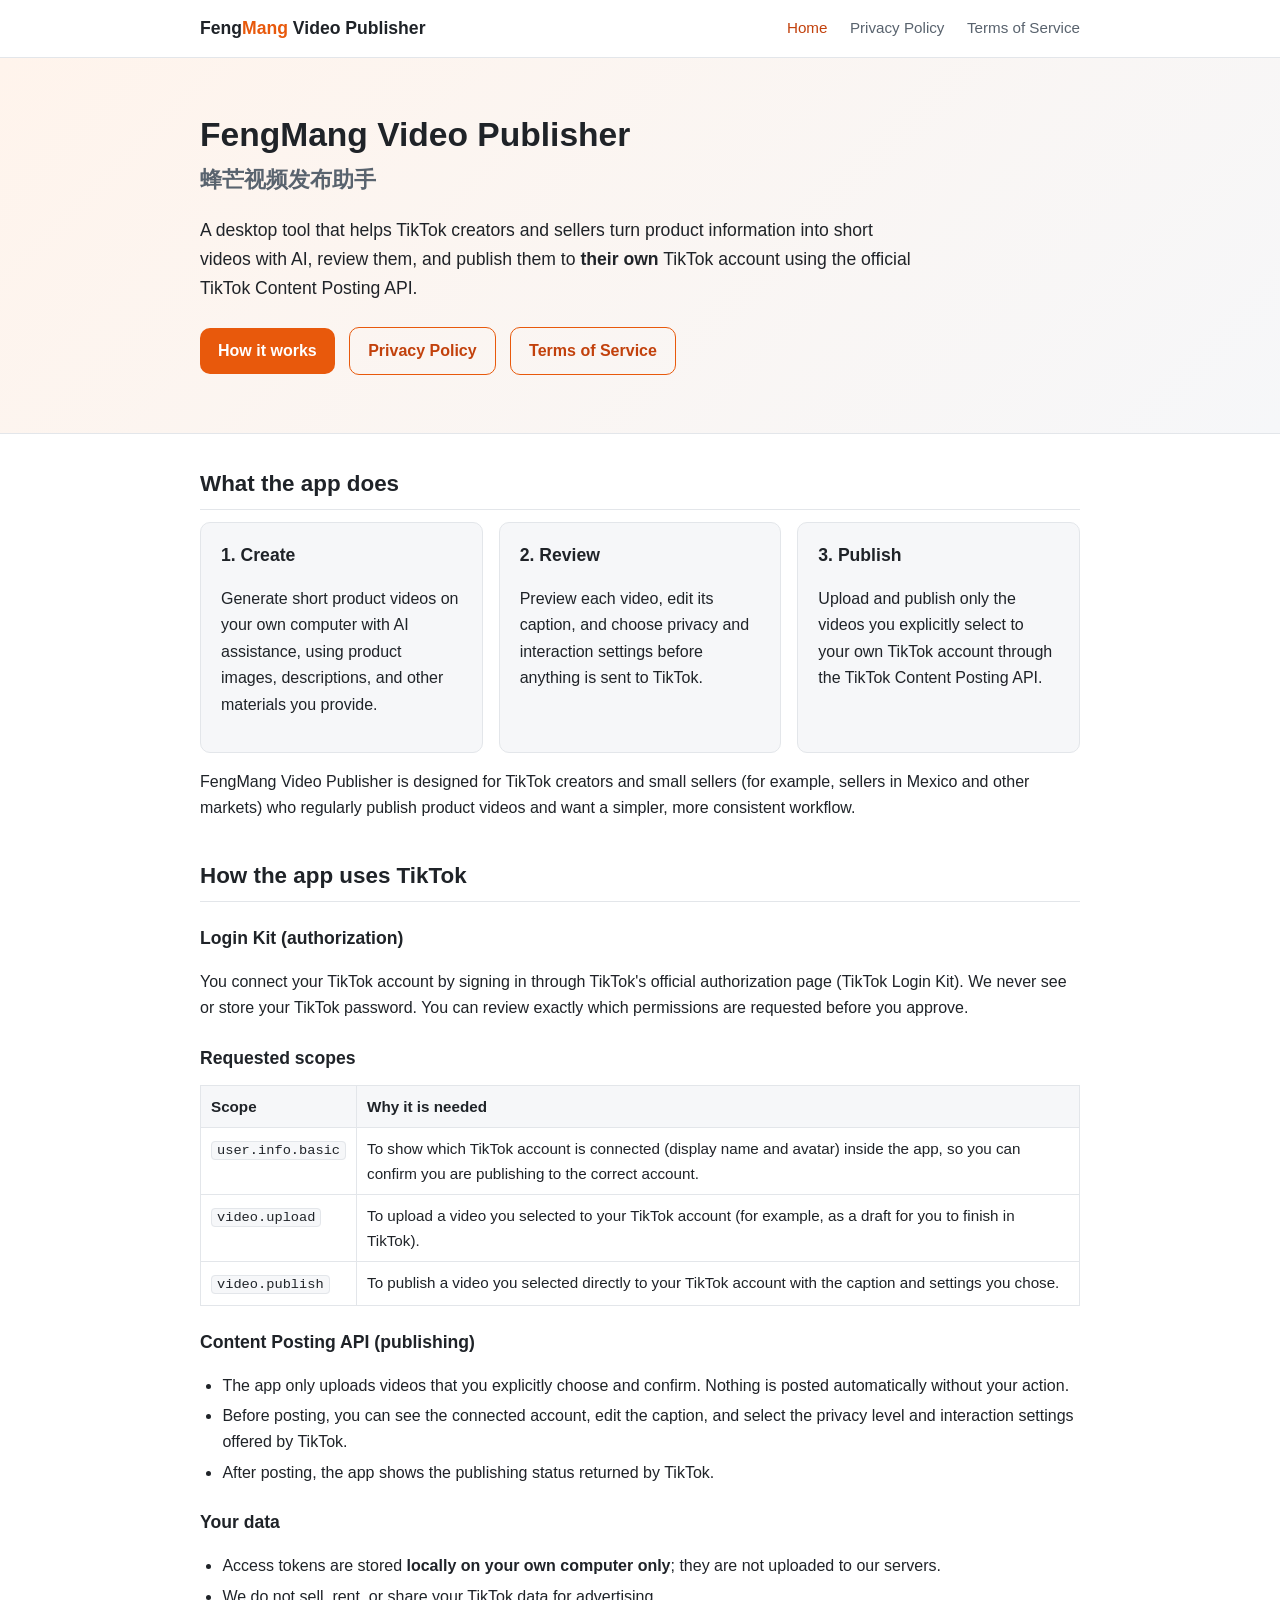
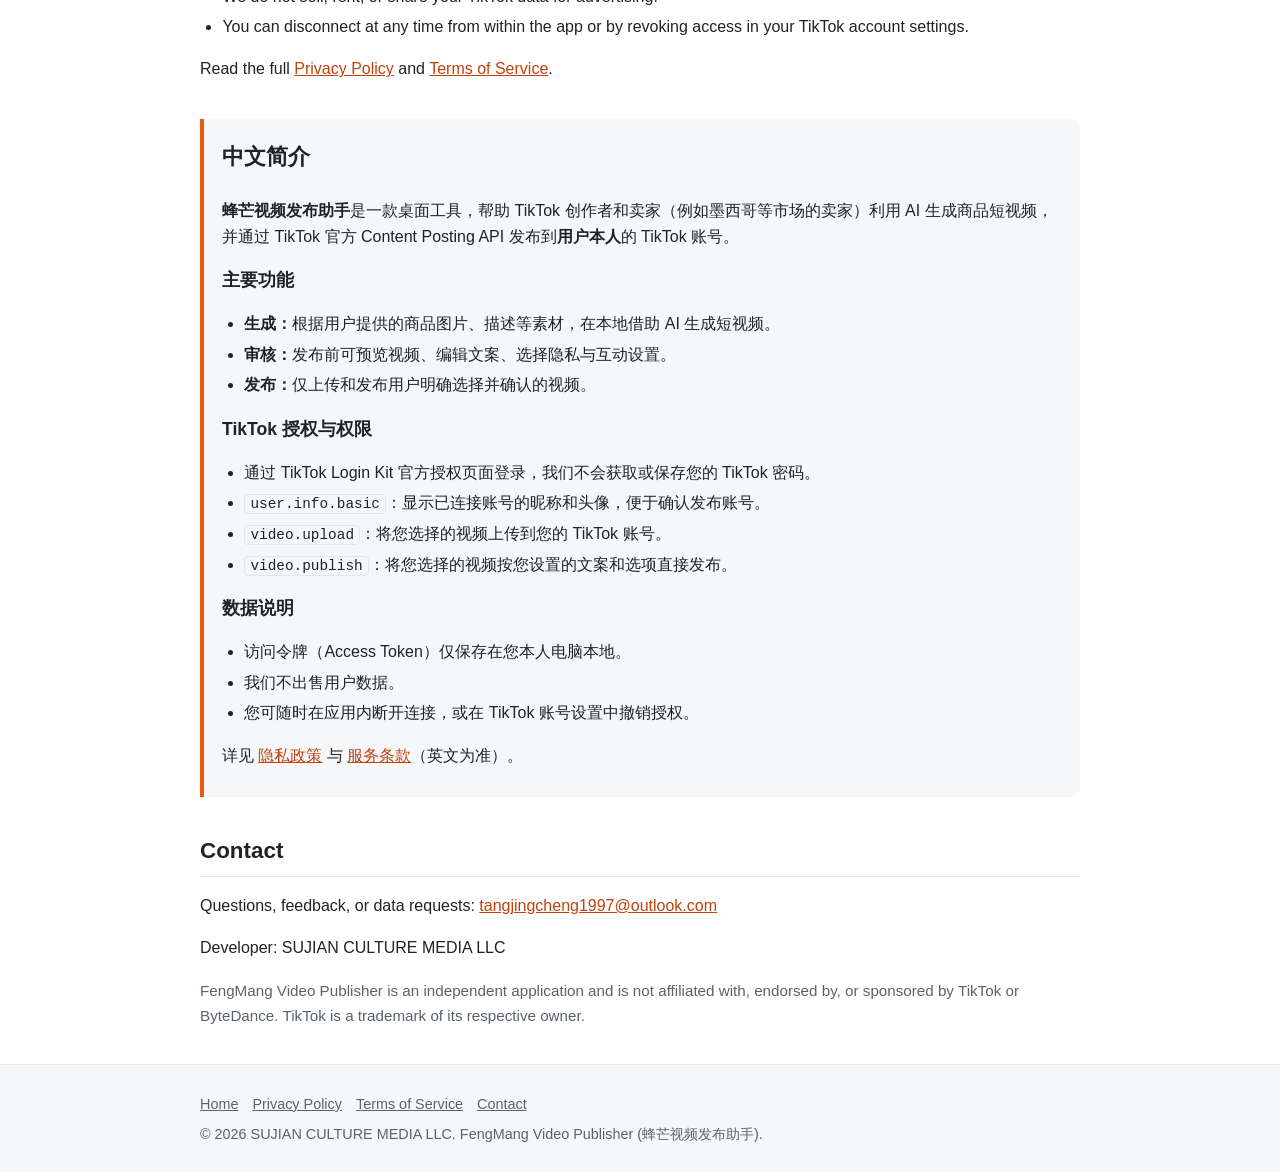
<file: index.html>
<!DOCTYPE html>
<html lang="en">
<head>
  <meta charset="utf-8">
  <meta name="viewport" content="width=device-width, initial-scale=1">
  <title>FengMang Video Publisher | 蜂芒视频发布助手</title>
  <meta name="description" content="FengMang Video Publisher (蜂芒视频发布助手) is a desktop tool that helps its user create short product videos with AI and publish them to their own TikTok account using the TikTok Content Posting API.">
  <link rel="stylesheet" href="style.css">
</head>
<body>
  <header class="site-header">
    <div class="container">
      <a class="brand" href="index.html">Feng<span>Mang</span> Video Publisher</a>
      <nav class="site-nav" aria-label="Main navigation">
        <a href="index.html" aria-current="page">Home</a>
        <a href="privacy.html">Privacy Policy</a>
        <a href="terms.html">Terms of Service</a>
      </nav>
    </div>
  </header>

  <div class="hero">
    <div class="container">
      <h1>FengMang Video Publisher</h1>
      <p class="zh-title" lang="zh-CN">蜂芒视频发布助手</p>
      <p class="lead">A desktop tool that helps TikTok creators and sellers turn product information into short videos with AI, review them, and publish them to <strong>their own</strong> TikTok account using the official TikTok Content Posting API.</p>
      <a class="btn" href="#how-it-works">How it works</a>
      <a class="btn secondary" href="privacy.html">Privacy Policy</a>
      <a class="btn secondary" href="terms.html">Terms of Service</a>
    </div>
  </div>

  <main class="container">
    <section id="about">
      <h2>What the app does</h2>
      <div class="grid">
        <div class="card">
          <h3>1. Create</h3>
          <p>Generate short product videos on your own computer with AI assistance, using product images, descriptions, and other materials you provide.</p>
        </div>
        <div class="card">
          <h3>2. Review</h3>
          <p>Preview each video, edit its caption, and choose privacy and interaction settings before anything is sent to TikTok.</p>
        </div>
        <div class="card">
          <h3>3. Publish</h3>
          <p>Upload and publish only the videos you explicitly select to your own TikTok account through the TikTok Content Posting API.</p>
        </div>
      </div>
      <p>FengMang Video Publisher is designed for TikTok creators and small sellers (for example, sellers in Mexico and other markets) who regularly publish product videos and want a simpler, more consistent workflow.</p>
    </section>

    <section id="how-it-works">
      <h2>How the app uses TikTok</h2>
      <h3>Login Kit (authorization)</h3>
      <p>You connect your TikTok account by signing in through TikTok's official authorization page (TikTok Login Kit). We never see or store your TikTok password. You can review exactly which permissions are requested before you approve.</p>

      <h3>Requested scopes</h3>
      <table>
        <thead>
          <tr><th>Scope</th><th>Why it is needed</th></tr>
        </thead>
        <tbody>
          <tr><td><code>user.info.basic</code></td><td>To show which TikTok account is connected (display name and avatar) inside the app, so you can confirm you are publishing to the correct account.</td></tr>
          <tr><td><code>video.upload</code></td><td>To upload a video you selected to your TikTok account (for example, as a draft for you to finish in TikTok).</td></tr>
          <tr><td><code>video.publish</code></td><td>To publish a video you selected directly to your TikTok account with the caption and settings you chose.</td></tr>
        </tbody>
      </table>

      <h3>Content Posting API (publishing)</h3>
      <ul>
        <li>The app only uploads videos that you explicitly choose and confirm. Nothing is posted automatically without your action.</li>
        <li>Before posting, you can see the connected account, edit the caption, and select the privacy level and interaction settings offered by TikTok.</li>
        <li>After posting, the app shows the publishing status returned by TikTok.</li>
      </ul>

      <h3>Your data</h3>
      <ul>
        <li>Access tokens are stored <strong>locally on your own computer only</strong>; they are not uploaded to our servers.</li>
        <li>We do not sell, rent, or share your TikTok data for advertising.</li>
        <li>You can disconnect at any time from within the app or by revoking access in your TikTok account settings.</li>
      </ul>
      <p>Read the full <a href="privacy.html">Privacy Policy</a> and <a href="terms.html">Terms of Service</a>.</p>
    </section>

    <section id="zh" lang="zh-CN">
      <div class="zh">
        <h2>中文简介</h2>
        <p><strong>蜂芒视频发布助手</strong>是一款桌面工具，帮助 TikTok 创作者和卖家（例如墨西哥等市场的卖家）利用 AI 生成商品短视频，并通过 TikTok 官方 Content Posting API 发布到<strong>用户本人</strong>的 TikTok 账号。</p>
        <h3>主要功能</h3>
        <ul>
          <li><strong>生成：</strong>根据用户提供的商品图片、描述等素材，在本地借助 AI 生成短视频。</li>
          <li><strong>审核：</strong>发布前可预览视频、编辑文案、选择隐私与互动设置。</li>
          <li><strong>发布：</strong>仅上传和发布用户明确选择并确认的视频。</li>
        </ul>
        <h3>TikTok 授权与权限</h3>
        <ul>
          <li>通过 TikTok Login Kit 官方授权页面登录，我们不会获取或保存您的 TikTok 密码。</li>
          <li><code>user.info.basic</code>：显示已连接账号的昵称和头像，便于确认发布账号。</li>
          <li><code>video.upload</code>：将您选择的视频上传到您的 TikTok 账号。</li>
          <li><code>video.publish</code>：将您选择的视频按您设置的文案和选项直接发布。</li>
        </ul>
        <h3>数据说明</h3>
        <ul>
          <li>访问令牌（Access Token）仅保存在您本人电脑本地。</li>
          <li>我们不出售用户数据。</li>
          <li>您可随时在应用内断开连接，或在 TikTok 账号设置中撤销授权。</li>
        </ul>
        <p>详见 <a href="privacy.html">隐私政策</a> 与 <a href="terms.html">服务条款</a>（英文为准）。</p>
      </div>
    </section>

    <section id="contact">
      <h2>Contact</h2>
      <p>Questions, feedback, or data requests: <a href="mailto:tangjingcheng1997@outlook.com">tangjingcheng1997@outlook.com</a></p>
      <p>Developer: SUJIAN CULTURE MEDIA LLC</p>
      <p class="meta">FengMang Video Publisher is an independent application and is not affiliated with, endorsed by, or sponsored by TikTok or ByteDance. TikTok is a trademark of its respective owner.</p>
    </section>
  </main>

  <footer class="site-footer">
    <div class="container">
      <p><a href="index.html">Home</a><a href="privacy.html">Privacy Policy</a><a href="terms.html">Terms of Service</a><a href="mailto:tangjingcheng1997@outlook.com">Contact</a></p>
      <p>&copy; 2026 SUJIAN CULTURE MEDIA LLC. FengMang Video Publisher (蜂芒视频发布助手).</p>
    </div>
  </footer>
</body>
</html>
</file>
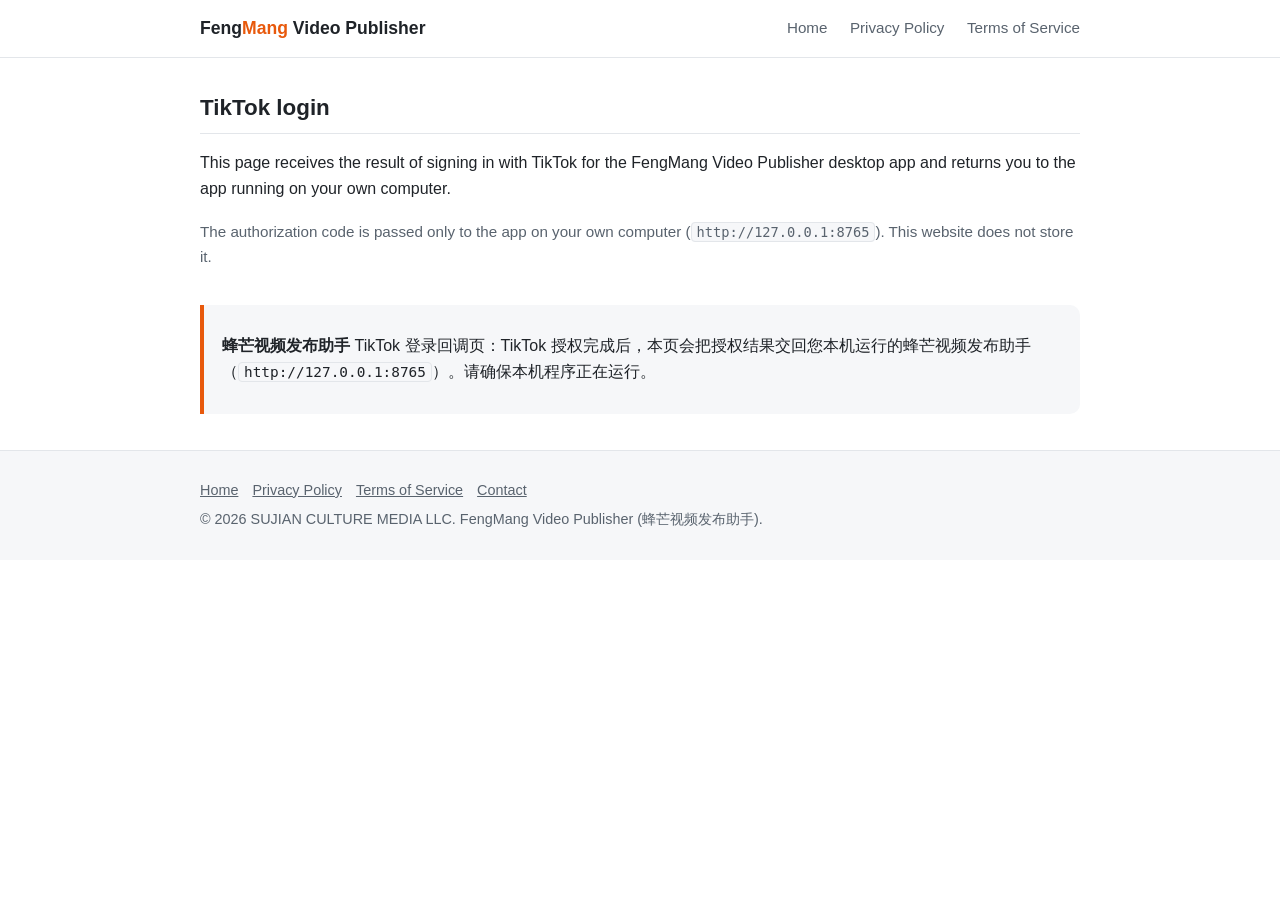
<file: callback.html>
<!DOCTYPE html>
<html lang="en">
<head>
  <meta charset="utf-8">
  <meta name="viewport" content="width=device-width, initial-scale=1">
  <meta name="referrer" content="no-referrer">
  <meta name="robots" content="noindex">
  <title>TikTok Login | FengMang Video Publisher</title>
  <link rel="stylesheet" href="style.css">
</head>
<body>
  <header class="site-header">
    <div class="container">
      <a class="brand" href="index.html">Feng<span>Mang</span> Video Publisher</a>
      <nav class="site-nav" aria-label="Main navigation">
        <a href="index.html">Home</a>
        <a href="privacy.html">Privacy Policy</a>
        <a href="terms.html">Terms of Service</a>
      </nav>
    </div>
  </header>

  <main class="container">
    <section id="callback">
      <h2 id="cb-title">TikTok login</h2>
      <p id="cb-text">This page receives the result of signing in with TikTok for the FengMang Video Publisher desktop app and returns you to the app running on your own computer.</p>
      <p id="cb-action"></p>
      <noscript><p>Please enable JavaScript so this page can return you to the FengMang Video Publisher app.</p></noscript>
      <p class="meta">The authorization code is passed only to the app on your own computer (<code>http://127.0.0.1:8765</code>). This website does not store it.</p>
    </section>
    <section lang="zh-CN">
      <div class="zh">
        <p><strong>蜂芒视频发布助手</strong> TikTok 登录回调页：TikTok 授权完成后，本页会把授权结果交回您本机运行的蜂芒视频发布助手（<code>http://127.0.0.1:8765</code>）。请确保本机程序正在运行。</p>
      </div>
    </section>
  </main>

  <footer class="site-footer">
    <div class="container">
      <p><a href="index.html">Home</a><a href="privacy.html">Privacy Policy</a><a href="terms.html">Terms of Service</a><a href="mailto:tangjingcheng1997@outlook.com">Contact</a></p>
      <p>&copy; 2026 SUJIAN CULTURE MEDIA LLC. FengMang Video Publisher (蜂芒视频发布助手).</p>
    </div>
  </footer>

  <script>
    (function () {
      var LOCAL_CALLBACK = 'http://127.0.0.1:8765/callback';
      var qs = window.location.search || '';
      var params = new URLSearchParams(qs);
      if (!params.get('code') && !params.get('error')) { return; }
      var target = LOCAL_CALLBACK + qs;
      var title = document.getElementById('cb-title');
      var text = document.getElementById('cb-text');
      var action = document.getElementById('cb-action');
      if (params.get('error')) {
        title.textContent = 'TikTok login was not completed';
        text.textContent = 'TikTok returned: ' + params.get('error') + (params.get('error_description') ? ' (' + params.get('error_description') + ')' : '') + '. Returning to the app\u2026';
      } else {
        title.textContent = 'Returning to FengMang Video Publisher\u2026';
        text.textContent = 'TikTok login succeeded. We are sending you back to the app running on your computer.';
      }
      var a = document.createElement('a');
      a.className = 'btn';
      a.href = target;
      a.textContent = 'Return to the app';
      action.appendChild(a);
      var hint = document.createElement('span');
      hint.className = 'meta';
      hint.textContent = ' If nothing happens, make sure FengMang Video Publisher is running on this computer, then click the button.';
      action.appendChild(hint);
      // remove the code from this page's address bar / history before leaving
      try { window.history.replaceState(null, '', window.location.pathname); } catch (e) {}
      setTimeout(function () { window.location.replace(target); }, 600);
    })();
  </script>
</body>
</html>
</file>
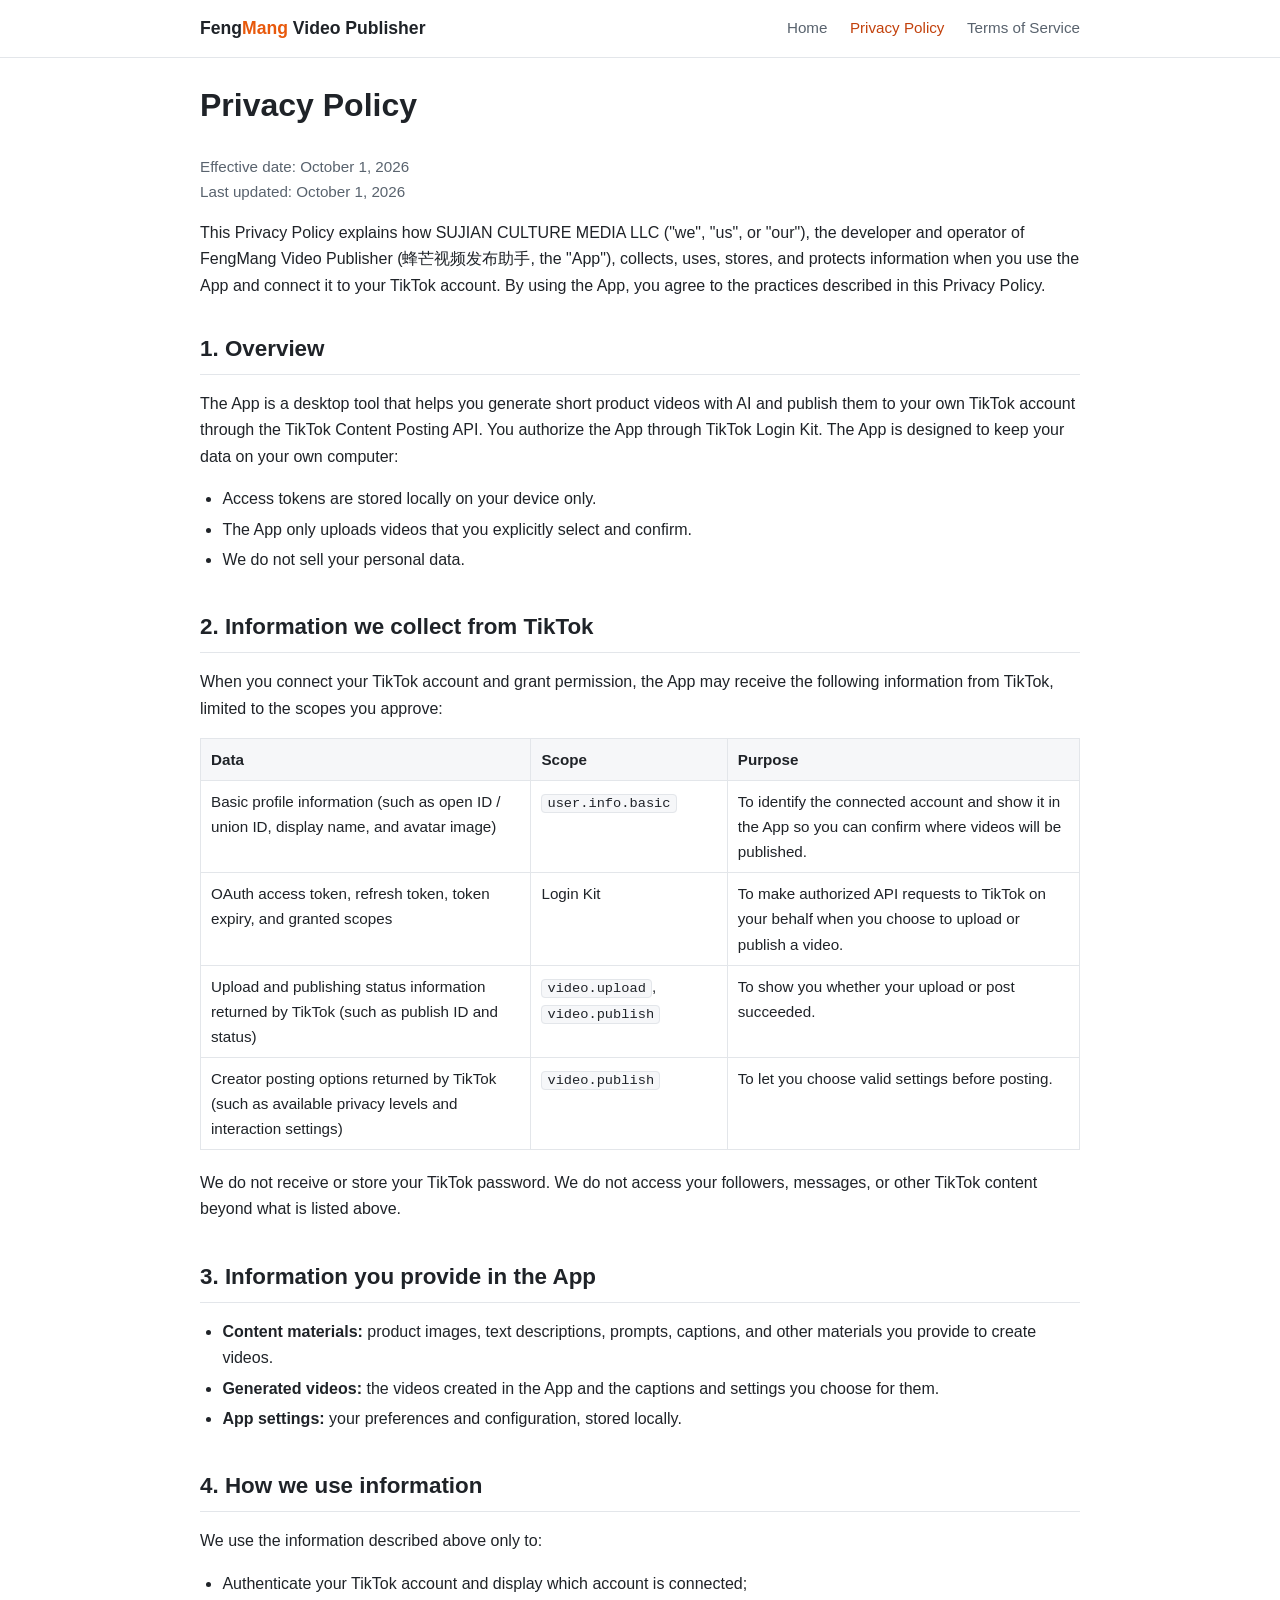
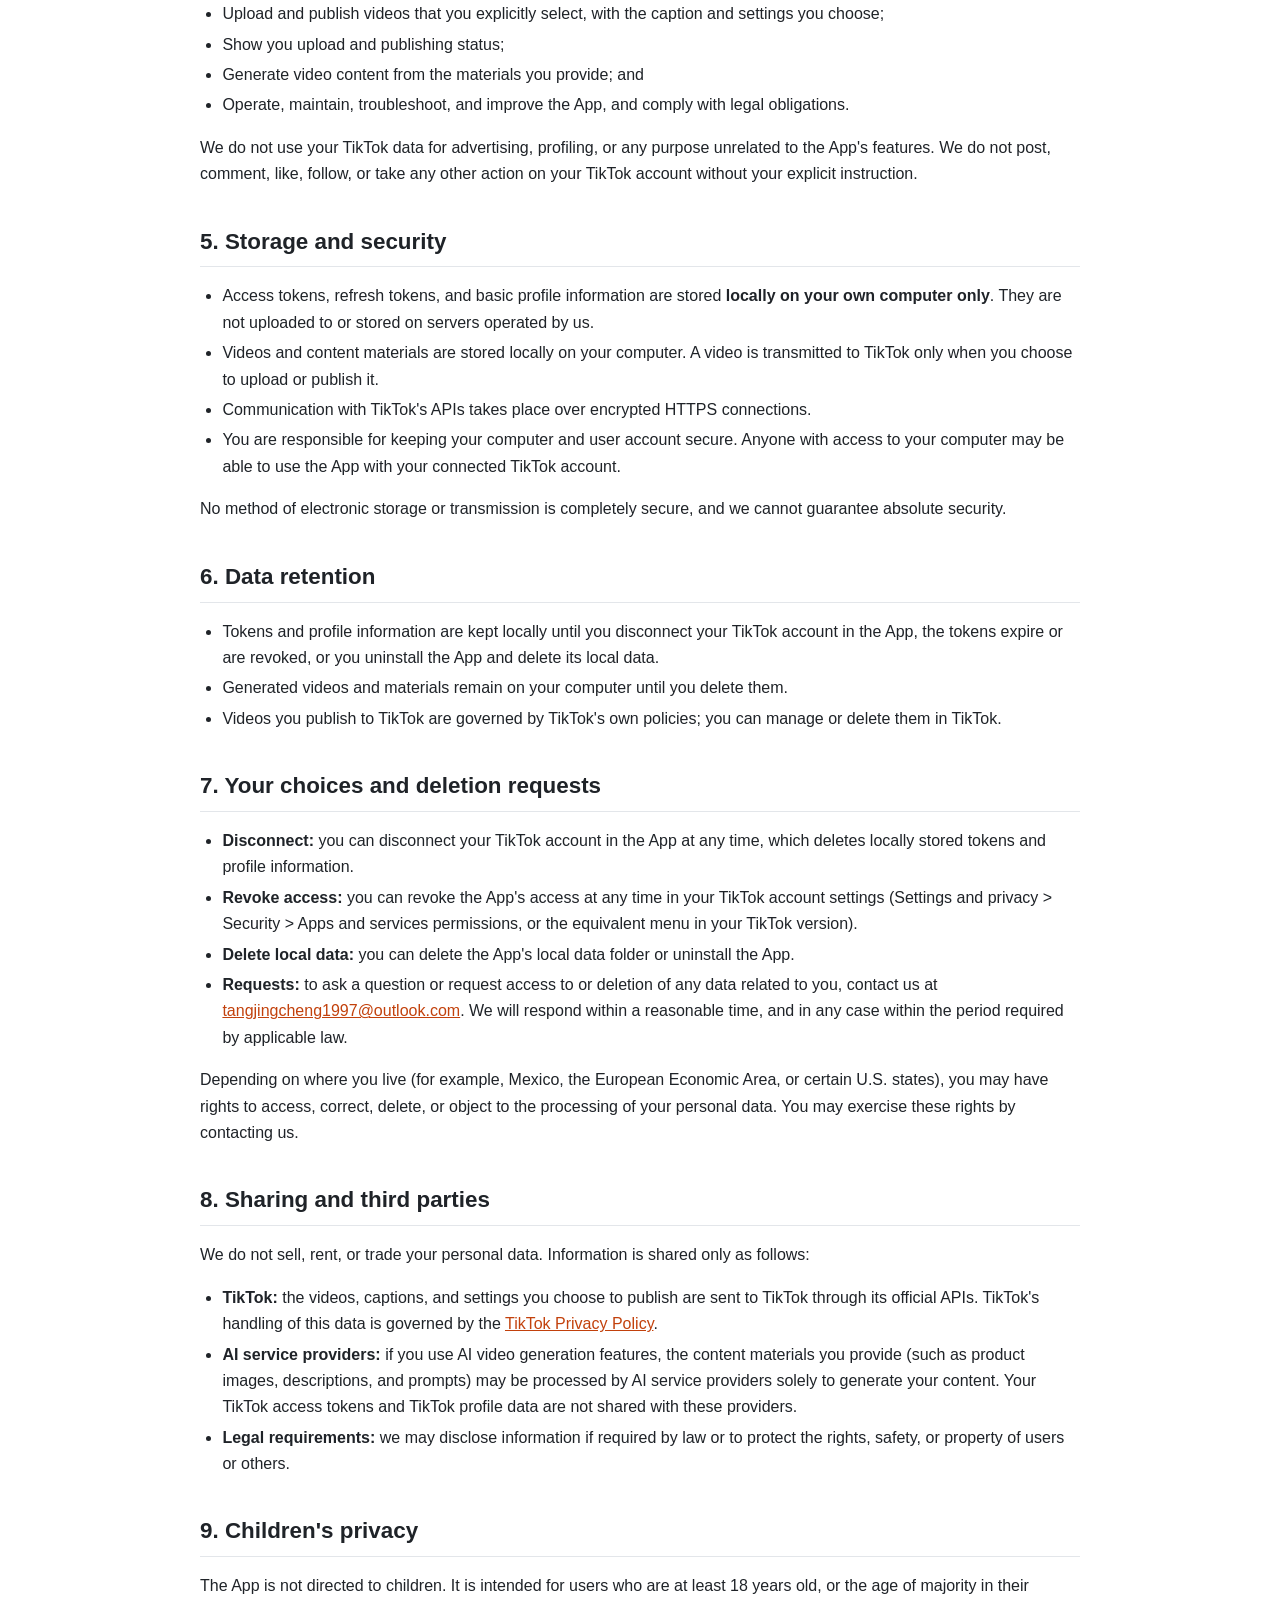
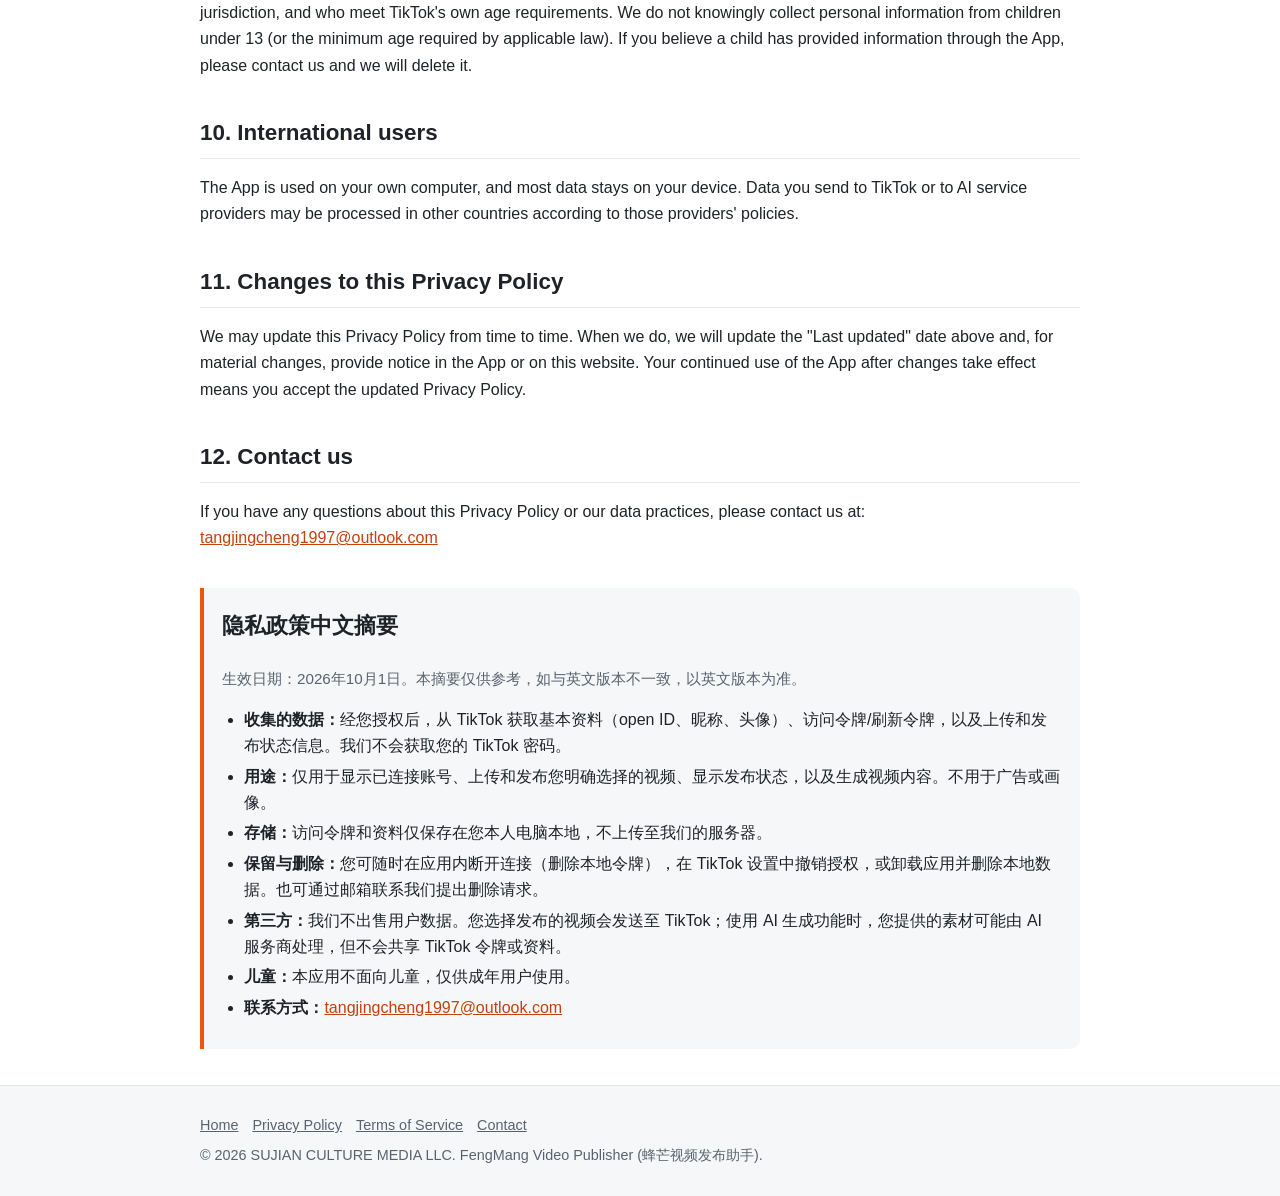
<file: privacy.html>
<!DOCTYPE html>
<html lang="en">
<head>
  <meta charset="utf-8">
  <meta name="viewport" content="width=device-width, initial-scale=1">
  <title>Privacy Policy | FengMang Video Publisher</title>
  <meta name="description" content="Privacy Policy for FengMang Video Publisher (蜂芒视频发布助手).">
  <link rel="stylesheet" href="style.css">
</head>
<body>
  <header class="site-header">
    <div class="container">
      <a class="brand" href="index.html">Feng<span>Mang</span> Video Publisher</a>
      <nav class="site-nav" aria-label="Main navigation">
        <a href="index.html">Home</a>
        <a href="privacy.html" aria-current="page">Privacy Policy</a>
        <a href="terms.html">Terms of Service</a>
      </nav>
    </div>
  </header>

  <main class="container">
    <h1>Privacy Policy</h1>
    <p class="meta">Effective date: October 1, 2026<br>Last updated: October 1, 2026</p>

    <p>This Privacy Policy explains how SUJIAN CULTURE MEDIA LLC ("we", "us", or "our"), the developer and operator of FengMang Video Publisher (蜂芒视频发布助手, the "App"), collects, uses, stores, and protects information when you use the App and connect it to your TikTok account. By using the App, you agree to the practices described in this Privacy Policy.</p>

    <section>
      <h2>1. Overview</h2>
      <p>The App is a desktop tool that helps you generate short product videos with AI and publish them to your own TikTok account through the TikTok Content Posting API. You authorize the App through TikTok Login Kit. The App is designed to keep your data on your own computer:</p>
      <ul>
        <li>Access tokens are stored locally on your device only.</li>
        <li>The App only uploads videos that you explicitly select and confirm.</li>
        <li>We do not sell your personal data.</li>
      </ul>
    </section>

    <section>
      <h2>2. Information we collect from TikTok</h2>
      <p>When you connect your TikTok account and grant permission, the App may receive the following information from TikTok, limited to the scopes you approve:</p>
      <table>
        <thead>
          <tr><th>Data</th><th>Scope</th><th>Purpose</th></tr>
        </thead>
        <tbody>
          <tr>
            <td>Basic profile information (such as open ID / union ID, display name, and avatar image)</td>
            <td><code>user.info.basic</code></td>
            <td>To identify the connected account and show it in the App so you can confirm where videos will be published.</td>
          </tr>
          <tr>
            <td>OAuth access token, refresh token, token expiry, and granted scopes</td>
            <td>Login Kit</td>
            <td>To make authorized API requests to TikTok on your behalf when you choose to upload or publish a video.</td>
          </tr>
          <tr>
            <td>Upload and publishing status information returned by TikTok (such as publish ID and status)</td>
            <td><code>video.upload</code>, <code>video.publish</code></td>
            <td>To show you whether your upload or post succeeded.</td>
          </tr>
          <tr>
            <td>Creator posting options returned by TikTok (such as available privacy levels and interaction settings)</td>
            <td><code>video.publish</code></td>
            <td>To let you choose valid settings before posting.</td>
          </tr>
        </tbody>
      </table>
      <p>We do not receive or store your TikTok password. We do not access your followers, messages, or other TikTok content beyond what is listed above.</p>
    </section>

    <section>
      <h2>3. Information you provide in the App</h2>
      <ul>
        <li><strong>Content materials:</strong> product images, text descriptions, prompts, captions, and other materials you provide to create videos.</li>
        <li><strong>Generated videos:</strong> the videos created in the App and the captions and settings you choose for them.</li>
        <li><strong>App settings:</strong> your preferences and configuration, stored locally.</li>
      </ul>
    </section>

    <section>
      <h2>4. How we use information</h2>
      <p>We use the information described above only to:</p>
      <ul>
        <li>Authenticate your TikTok account and display which account is connected;</li>
        <li>Upload and publish videos that you explicitly select, with the caption and settings you choose;</li>
        <li>Show you upload and publishing status;</li>
        <li>Generate video content from the materials you provide; and</li>
        <li>Operate, maintain, troubleshoot, and improve the App, and comply with legal obligations.</li>
      </ul>
      <p>We do not use your TikTok data for advertising, profiling, or any purpose unrelated to the App's features. We do not post, comment, like, follow, or take any other action on your TikTok account without your explicit instruction.</p>
    </section>

    <section>
      <h2>5. Storage and security</h2>
      <ul>
        <li>Access tokens, refresh tokens, and basic profile information are stored <strong>locally on your own computer only</strong>. They are not uploaded to or stored on servers operated by us.</li>
        <li>Videos and content materials are stored locally on your computer. A video is transmitted to TikTok only when you choose to upload or publish it.</li>
        <li>Communication with TikTok's APIs takes place over encrypted HTTPS connections.</li>
        <li>You are responsible for keeping your computer and user account secure. Anyone with access to your computer may be able to use the App with your connected TikTok account.</li>
      </ul>
      <p>No method of electronic storage or transmission is completely secure, and we cannot guarantee absolute security.</p>
    </section>

    <section>
      <h2>6. Data retention</h2>
      <ul>
        <li>Tokens and profile information are kept locally until you disconnect your TikTok account in the App, the tokens expire or are revoked, or you uninstall the App and delete its local data.</li>
        <li>Generated videos and materials remain on your computer until you delete them.</li>
        <li>Videos you publish to TikTok are governed by TikTok's own policies; you can manage or delete them in TikTok.</li>
      </ul>
    </section>

    <section>
      <h2>7. Your choices and deletion requests</h2>
      <ul>
        <li><strong>Disconnect:</strong> you can disconnect your TikTok account in the App at any time, which deletes locally stored tokens and profile information.</li>
        <li><strong>Revoke access:</strong> you can revoke the App's access at any time in your TikTok account settings (Settings and privacy &gt; Security &gt; Apps and services permissions, or the equivalent menu in your TikTok version).</li>
        <li><strong>Delete local data:</strong> you can delete the App's local data folder or uninstall the App.</li>
        <li><strong>Requests:</strong> to ask a question or request access to or deletion of any data related to you, contact us at <a href="mailto:tangjingcheng1997@outlook.com">tangjingcheng1997@outlook.com</a>. We will respond within a reasonable time, and in any case within the period required by applicable law.</li>
      </ul>
      <p>Depending on where you live (for example, Mexico, the European Economic Area, or certain U.S. states), you may have rights to access, correct, delete, or object to the processing of your personal data. You may exercise these rights by contacting us.</p>
    </section>

    <section>
      <h2>8. Sharing and third parties</h2>
      <p>We do not sell, rent, or trade your personal data. Information is shared only as follows:</p>
      <ul>
        <li><strong>TikTok:</strong> the videos, captions, and settings you choose to publish are sent to TikTok through its official APIs. TikTok's handling of this data is governed by the <a href="https://www.tiktok.com/legal/privacy-policy">TikTok Privacy Policy</a>.</li>
        <li><strong>AI service providers:</strong> if you use AI video generation features, the content materials you provide (such as product images, descriptions, and prompts) may be processed by AI service providers solely to generate your content. Your TikTok access tokens and TikTok profile data are not shared with these providers.</li>
        <li><strong>Legal requirements:</strong> we may disclose information if required by law or to protect the rights, safety, or property of users or others.</li>
      </ul>
    </section>

    <section>
      <h2>9. Children's privacy</h2>
      <p>The App is not directed to children. It is intended for users who are at least 18 years old, or the age of majority in their jurisdiction, and who meet TikTok's own age requirements. We do not knowingly collect personal information from children under 13 (or the minimum age required by applicable law). If you believe a child has provided information through the App, please contact us and we will delete it.</p>
    </section>

    <section>
      <h2>10. International users</h2>
      <p>The App is used on your own computer, and most data stays on your device. Data you send to TikTok or to AI service providers may be processed in other countries according to those providers' policies.</p>
    </section>

    <section>
      <h2>11. Changes to this Privacy Policy</h2>
      <p>We may update this Privacy Policy from time to time. When we do, we will update the "Last updated" date above and, for material changes, provide notice in the App or on this website. Your continued use of the App after changes take effect means you accept the updated Privacy Policy.</p>
    </section>

    <section>
      <h2>12. Contact us</h2>
      <p>If you have any questions about this Privacy Policy or our data practices, please contact us at: <a href="mailto:tangjingcheng1997@outlook.com">tangjingcheng1997@outlook.com</a></p>
    </section>

    <section lang="zh-CN">
      <div class="zh">
        <h2>隐私政策中文摘要</h2>
        <p class="meta">生效日期：2026年10月1日。本摘要仅供参考，如与英文版本不一致，以英文版本为准。</p>
        <ul>
          <li><strong>收集的数据：</strong>经您授权后，从 TikTok 获取基本资料（open ID、昵称、头像）、访问令牌/刷新令牌，以及上传和发布状态信息。我们不会获取您的 TikTok 密码。</li>
          <li><strong>用途：</strong>仅用于显示已连接账号、上传和发布您明确选择的视频、显示发布状态，以及生成视频内容。不用于广告或画像。</li>
          <li><strong>存储：</strong>访问令牌和资料仅保存在您本人电脑本地，不上传至我们的服务器。</li>
          <li><strong>保留与删除：</strong>您可随时在应用内断开连接（删除本地令牌），在 TikTok 设置中撤销授权，或卸载应用并删除本地数据。也可通过邮箱联系我们提出删除请求。</li>
          <li><strong>第三方：</strong>我们不出售用户数据。您选择发布的视频会发送至 TikTok；使用 AI 生成功能时，您提供的素材可能由 AI 服务商处理，但不会共享 TikTok 令牌或资料。</li>
          <li><strong>儿童：</strong>本应用不面向儿童，仅供成年用户使用。</li>
          <li><strong>联系方式：</strong><a href="mailto:tangjingcheng1997@outlook.com">tangjingcheng1997@outlook.com</a></li>
        </ul>
      </div>
    </section>
  </main>

  <footer class="site-footer">
    <div class="container">
      <p><a href="index.html">Home</a><a href="privacy.html">Privacy Policy</a><a href="terms.html">Terms of Service</a><a href="mailto:tangjingcheng1997@outlook.com">Contact</a></p>
      <p>&copy; 2026 SUJIAN CULTURE MEDIA LLC. FengMang Video Publisher (蜂芒视频发布助手).</p>
    </div>
  </footer>
</body>
</html>
</file>
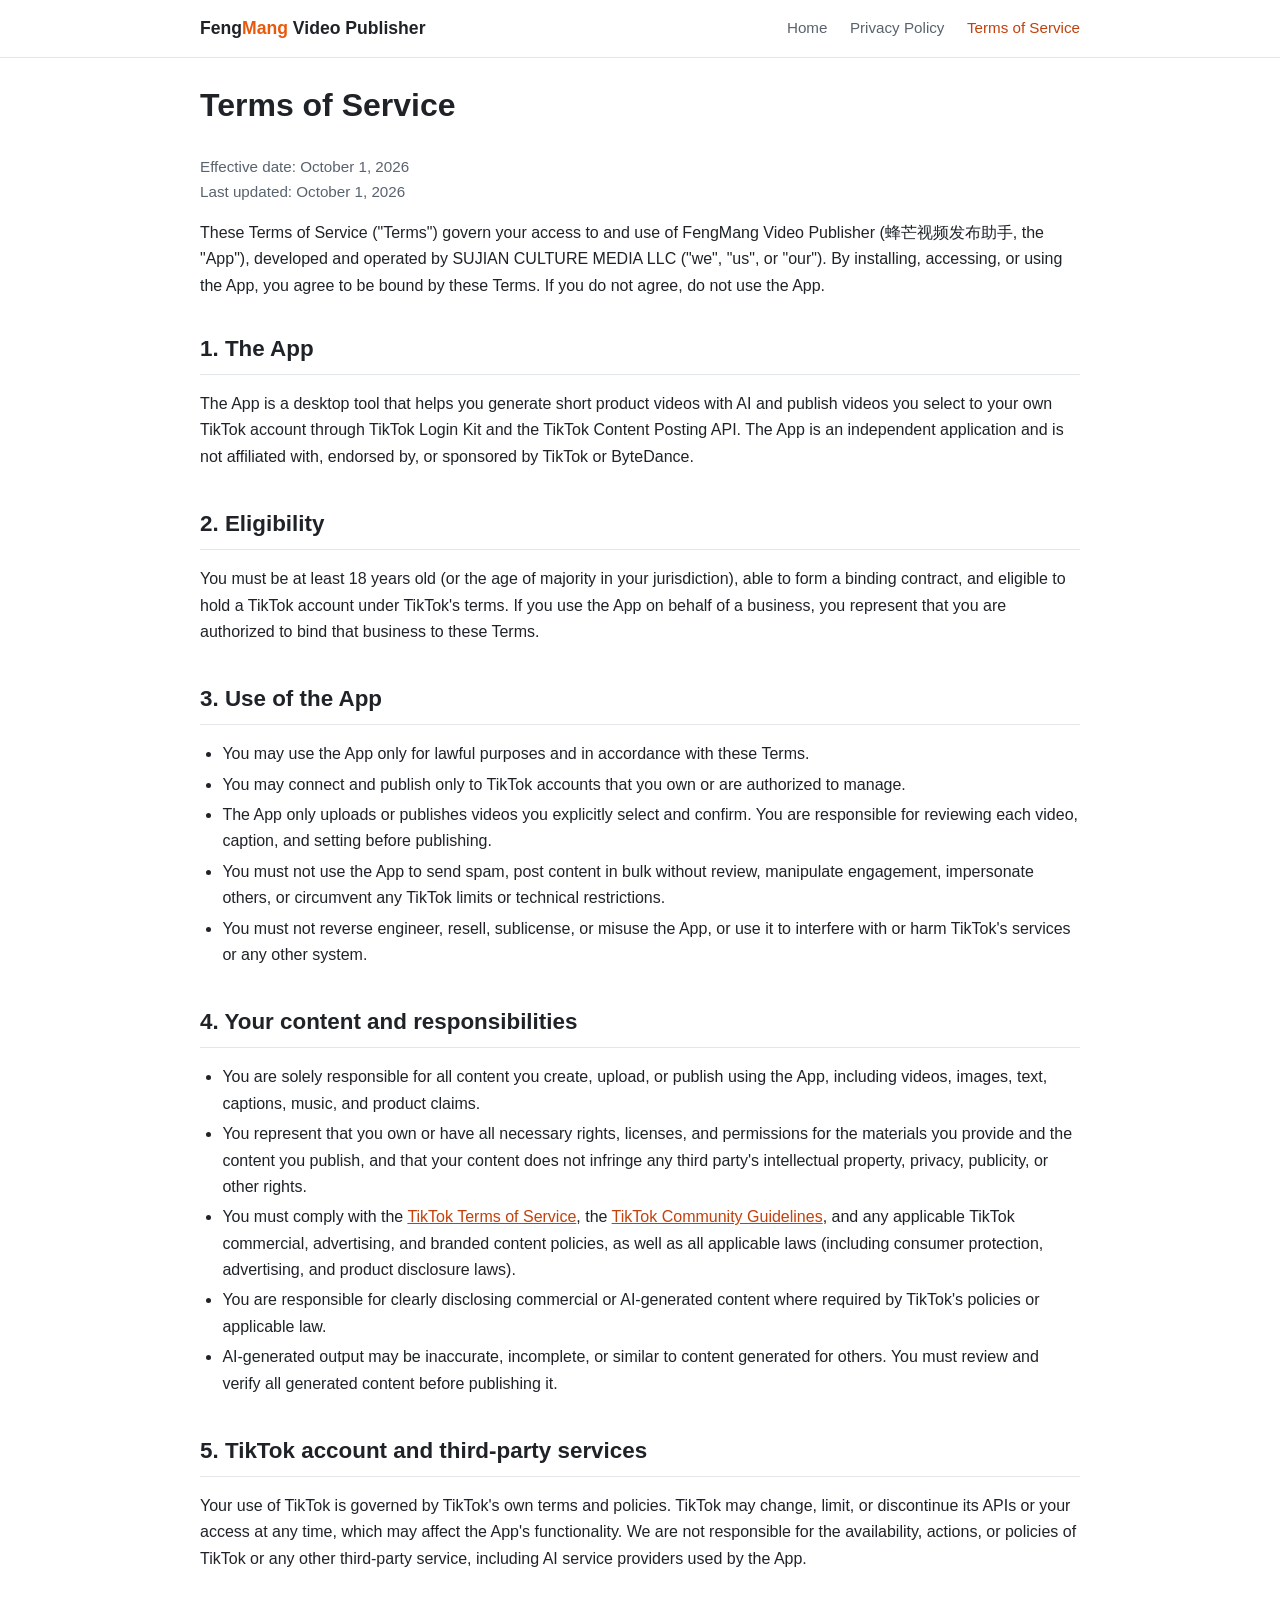
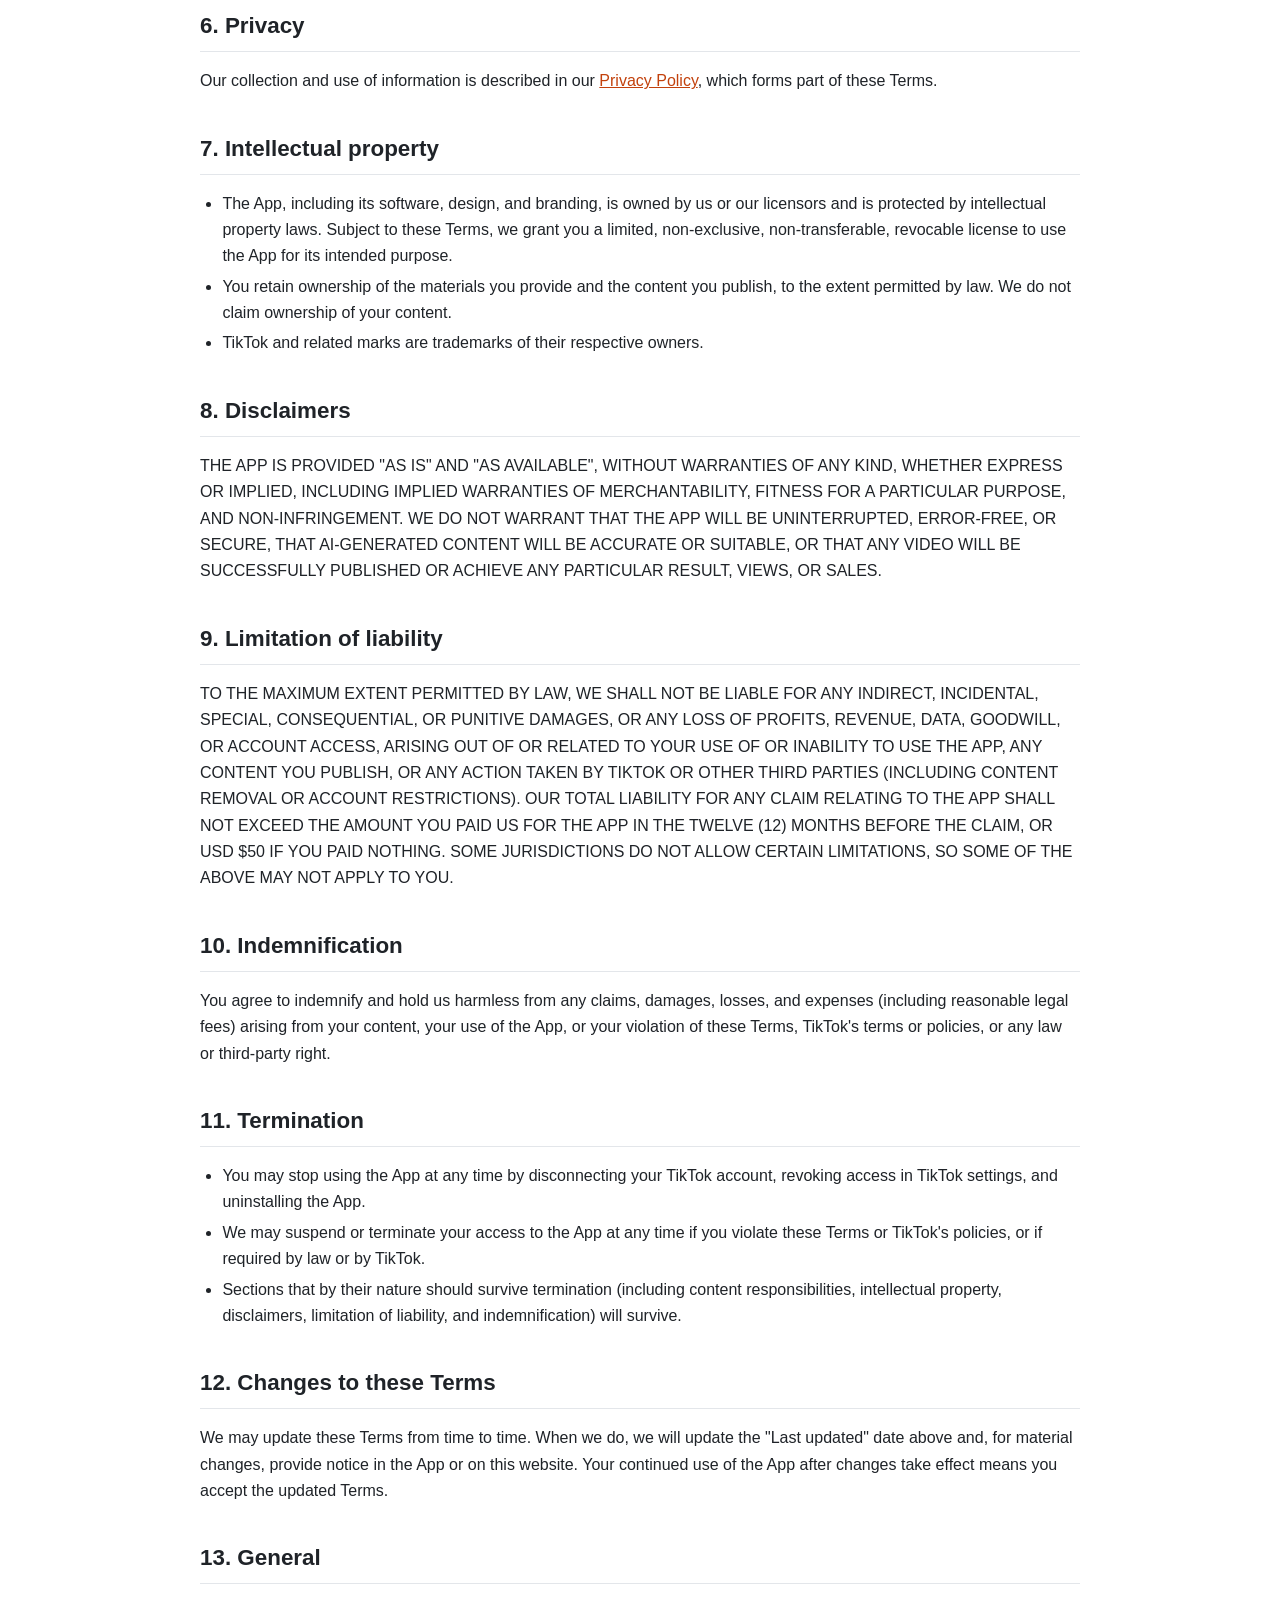
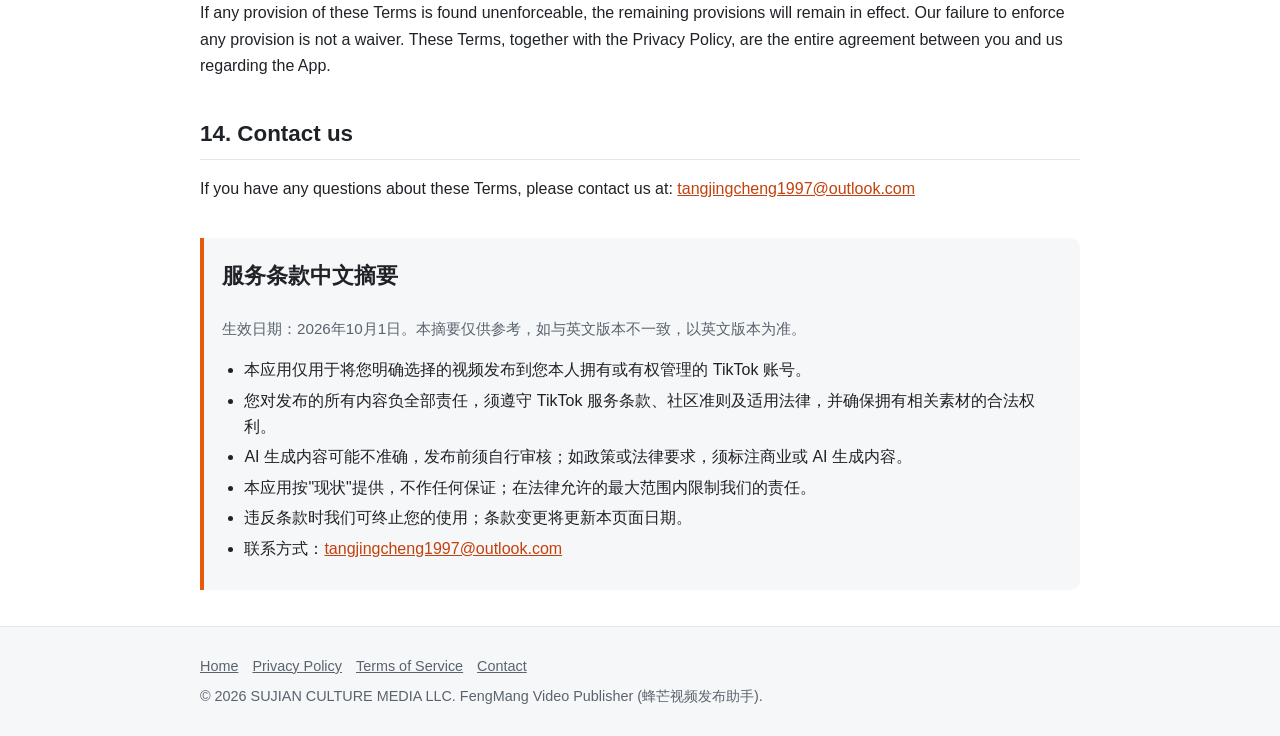
<file: terms.html>
<!DOCTYPE html>
<html lang="en">
<head>
  <meta charset="utf-8">
  <meta name="viewport" content="width=device-width, initial-scale=1">
  <title>Terms of Service | FengMang Video Publisher</title>
  <meta name="description" content="Terms of Service for FengMang Video Publisher (蜂芒视频发布助手).">
  <link rel="stylesheet" href="style.css">
</head>
<body>
  <header class="site-header">
    <div class="container">
      <a class="brand" href="index.html">Feng<span>Mang</span> Video Publisher</a>
      <nav class="site-nav" aria-label="Main navigation">
        <a href="index.html">Home</a>
        <a href="privacy.html">Privacy Policy</a>
        <a href="terms.html" aria-current="page">Terms of Service</a>
      </nav>
    </div>
  </header>

  <main class="container">
    <h1>Terms of Service</h1>
    <p class="meta">Effective date: October 1, 2026<br>Last updated: October 1, 2026</p>

    <p>These Terms of Service ("Terms") govern your access to and use of FengMang Video Publisher (蜂芒视频发布助手, the "App"), developed and operated by SUJIAN CULTURE MEDIA LLC ("we", "us", or "our"). By installing, accessing, or using the App, you agree to be bound by these Terms. If you do not agree, do not use the App.</p>

    <section>
      <h2>1. The App</h2>
      <p>The App is a desktop tool that helps you generate short product videos with AI and publish videos you select to your own TikTok account through TikTok Login Kit and the TikTok Content Posting API. The App is an independent application and is not affiliated with, endorsed by, or sponsored by TikTok or ByteDance.</p>
    </section>

    <section>
      <h2>2. Eligibility</h2>
      <p>You must be at least 18 years old (or the age of majority in your jurisdiction), able to form a binding contract, and eligible to hold a TikTok account under TikTok's terms. If you use the App on behalf of a business, you represent that you are authorized to bind that business to these Terms.</p>
    </section>

    <section>
      <h2>3. Use of the App</h2>
      <ul>
        <li>You may use the App only for lawful purposes and in accordance with these Terms.</li>
        <li>You may connect and publish only to TikTok accounts that you own or are authorized to manage.</li>
        <li>The App only uploads or publishes videos you explicitly select and confirm. You are responsible for reviewing each video, caption, and setting before publishing.</li>
        <li>You must not use the App to send spam, post content in bulk without review, manipulate engagement, impersonate others, or circumvent any TikTok limits or technical restrictions.</li>
        <li>You must not reverse engineer, resell, sublicense, or misuse the App, or use it to interfere with or harm TikTok's services or any other system.</li>
      </ul>
    </section>

    <section>
      <h2>4. Your content and responsibilities</h2>
      <ul>
        <li>You are solely responsible for all content you create, upload, or publish using the App, including videos, images, text, captions, music, and product claims.</li>
        <li>You represent that you own or have all necessary rights, licenses, and permissions for the materials you provide and the content you publish, and that your content does not infringe any third party's intellectual property, privacy, publicity, or other rights.</li>
        <li>You must comply with the <a href="https://www.tiktok.com/legal/terms-of-service">TikTok Terms of Service</a>, the <a href="https://www.tiktok.com/community-guidelines">TikTok Community Guidelines</a>, and any applicable TikTok commercial, advertising, and branded content policies, as well as all applicable laws (including consumer protection, advertising, and product disclosure laws).</li>
        <li>You are responsible for clearly disclosing commercial or AI-generated content where required by TikTok's policies or applicable law.</li>
        <li>AI-generated output may be inaccurate, incomplete, or similar to content generated for others. You must review and verify all generated content before publishing it.</li>
      </ul>
    </section>

    <section>
      <h2>5. TikTok account and third-party services</h2>
      <p>Your use of TikTok is governed by TikTok's own terms and policies. TikTok may change, limit, or discontinue its APIs or your access at any time, which may affect the App's functionality. We are not responsible for the availability, actions, or policies of TikTok or any other third-party service, including AI service providers used by the App.</p>
    </section>

    <section>
      <h2>6. Privacy</h2>
      <p>Our collection and use of information is described in our <a href="privacy.html">Privacy Policy</a>, which forms part of these Terms.</p>
    </section>

    <section>
      <h2>7. Intellectual property</h2>
      <ul>
        <li>The App, including its software, design, and branding, is owned by us or our licensors and is protected by intellectual property laws. Subject to these Terms, we grant you a limited, non-exclusive, non-transferable, revocable license to use the App for its intended purpose.</li>
        <li>You retain ownership of the materials you provide and the content you publish, to the extent permitted by law. We do not claim ownership of your content.</li>
        <li>TikTok and related marks are trademarks of their respective owners.</li>
      </ul>
    </section>

    <section>
      <h2>8. Disclaimers</h2>
      <p>THE APP IS PROVIDED "AS IS" AND "AS AVAILABLE", WITHOUT WARRANTIES OF ANY KIND, WHETHER EXPRESS OR IMPLIED, INCLUDING IMPLIED WARRANTIES OF MERCHANTABILITY, FITNESS FOR A PARTICULAR PURPOSE, AND NON-INFRINGEMENT. WE DO NOT WARRANT THAT THE APP WILL BE UNINTERRUPTED, ERROR-FREE, OR SECURE, THAT AI-GENERATED CONTENT WILL BE ACCURATE OR SUITABLE, OR THAT ANY VIDEO WILL BE SUCCESSFULLY PUBLISHED OR ACHIEVE ANY PARTICULAR RESULT, VIEWS, OR SALES.</p>
    </section>

    <section>
      <h2>9. Limitation of liability</h2>
      <p>TO THE MAXIMUM EXTENT PERMITTED BY LAW, WE SHALL NOT BE LIABLE FOR ANY INDIRECT, INCIDENTAL, SPECIAL, CONSEQUENTIAL, OR PUNITIVE DAMAGES, OR ANY LOSS OF PROFITS, REVENUE, DATA, GOODWILL, OR ACCOUNT ACCESS, ARISING OUT OF OR RELATED TO YOUR USE OF OR INABILITY TO USE THE APP, ANY CONTENT YOU PUBLISH, OR ANY ACTION TAKEN BY TIKTOK OR OTHER THIRD PARTIES (INCLUDING CONTENT REMOVAL OR ACCOUNT RESTRICTIONS). OUR TOTAL LIABILITY FOR ANY CLAIM RELATING TO THE APP SHALL NOT EXCEED THE AMOUNT YOU PAID US FOR THE APP IN THE TWELVE (12) MONTHS BEFORE THE CLAIM, OR USD $50 IF YOU PAID NOTHING. SOME JURISDICTIONS DO NOT ALLOW CERTAIN LIMITATIONS, SO SOME OF THE ABOVE MAY NOT APPLY TO YOU.</p>
    </section>

    <section>
      <h2>10. Indemnification</h2>
      <p>You agree to indemnify and hold us harmless from any claims, damages, losses, and expenses (including reasonable legal fees) arising from your content, your use of the App, or your violation of these Terms, TikTok's terms or policies, or any law or third-party right.</p>
    </section>

    <section>
      <h2>11. Termination</h2>
      <ul>
        <li>You may stop using the App at any time by disconnecting your TikTok account, revoking access in TikTok settings, and uninstalling the App.</li>
        <li>We may suspend or terminate your access to the App at any time if you violate these Terms or TikTok's policies, or if required by law or by TikTok.</li>
        <li>Sections that by their nature should survive termination (including content responsibilities, intellectual property, disclaimers, limitation of liability, and indemnification) will survive.</li>
      </ul>
    </section>

    <section>
      <h2>12. Changes to these Terms</h2>
      <p>We may update these Terms from time to time. When we do, we will update the "Last updated" date above and, for material changes, provide notice in the App or on this website. Your continued use of the App after changes take effect means you accept the updated Terms.</p>
    </section>

    <section>
      <h2>13. General</h2>
      <p>If any provision of these Terms is found unenforceable, the remaining provisions will remain in effect. Our failure to enforce any provision is not a waiver. These Terms, together with the Privacy Policy, are the entire agreement between you and us regarding the App.</p>
    </section>

    <section>
      <h2>14. Contact us</h2>
      <p>If you have any questions about these Terms, please contact us at: <a href="mailto:tangjingcheng1997@outlook.com">tangjingcheng1997@outlook.com</a></p>
    </section>

    <section lang="zh-CN">
      <div class="zh">
        <h2>服务条款中文摘要</h2>
        <p class="meta">生效日期：2026年10月1日。本摘要仅供参考，如与英文版本不一致，以英文版本为准。</p>
        <ul>
          <li>本应用仅用于将您明确选择的视频发布到您本人拥有或有权管理的 TikTok 账号。</li>
          <li>您对发布的所有内容负全部责任，须遵守 TikTok 服务条款、社区准则及适用法律，并确保拥有相关素材的合法权利。</li>
          <li>AI 生成内容可能不准确，发布前须自行审核；如政策或法律要求，须标注商业或 AI 生成内容。</li>
          <li>本应用按"现状"提供，不作任何保证；在法律允许的最大范围内限制我们的责任。</li>
          <li>违反条款时我们可终止您的使用；条款变更将更新本页面日期。</li>
          <li>联系方式：<a href="mailto:tangjingcheng1997@outlook.com">tangjingcheng1997@outlook.com</a></li>
        </ul>
      </div>
    </section>
  </main>

  <footer class="site-footer">
    <div class="container">
      <p><a href="index.html">Home</a><a href="privacy.html">Privacy Policy</a><a href="terms.html">Terms of Service</a><a href="mailto:tangjingcheng1997@outlook.com">Contact</a></p>
      <p>&copy; 2026 SUJIAN CULTURE MEDIA LLC. FengMang Video Publisher (蜂芒视频发布助手).</p>
    </div>
  </footer>
</body>
</html>
</file>
<file: style.css>
/* FengMang Video Publisher - shared stylesheet (no external dependencies) */
:root {
  --bg: #ffffff;
  --bg-alt: #f6f7f9;
  --text: #1f2328;
  --muted: #59636e;
  --accent: #e8590c;
  --accent-dark: #c2410c;
  --border: #e3e6ea;
  --radius: 10px;
  --max: 920px;
}

* { box-sizing: border-box; }

html { -webkit-text-size-adjust: 100%; }

body {
  margin: 0;
  font-family: -apple-system, BlinkMacSystemFont, "Segoe UI", Roboto, "Helvetica Neue", Arial,
    "PingFang SC", "Hiragino Sans GB", "Microsoft YaHei", "Noto Sans CJK SC", sans-serif;
  font-size: 16px;
  line-height: 1.65;
  color: var(--text);
  background: var(--bg);
}

a { color: var(--accent-dark); }
a:hover { color: var(--accent); }

.container {
  max-width: var(--max);
  margin: 0 auto;
  padding: 0 20px;
}

/* Header / nav */
.site-header {
  border-bottom: 1px solid var(--border);
  background: var(--bg);
}
.site-header .container {
  display: flex;
  align-items: center;
  justify-content: space-between;
  flex-wrap: wrap;
  gap: 12px;
  padding-top: 14px;
  padding-bottom: 14px;
}
.brand {
  font-weight: 700;
  font-size: 1.1rem;
  color: var(--text);
  text-decoration: none;
}
.brand span { color: var(--accent); }
.site-nav a {
  margin-left: 18px;
  color: var(--muted);
  text-decoration: none;
  font-size: 0.95rem;
}
.site-nav a:first-child { margin-left: 0; }
.site-nav a:hover,
.site-nav a[aria-current="page"] { color: var(--accent-dark); }

/* Hero */
.hero {
  background: linear-gradient(135deg, #fff4ec 0%, #f6f7f9 100%);
  border-bottom: 1px solid var(--border);
  padding: 56px 0 48px;
}
.hero h1 {
  margin: 0 0 6px;
  font-size: 2.1rem;
  line-height: 1.25;
}
.hero .zh-title {
  margin: 0 0 18px;
  font-size: 1.35rem;
  color: var(--muted);
  font-weight: 600;
}
.hero p.lead {
  font-size: 1.1rem;
  max-width: 720px;
  margin: 0 0 24px;
}
.btn {
  display: inline-block;
  padding: 10px 18px;
  border-radius: var(--radius);
  background: var(--accent);
  color: #fff;
  text-decoration: none;
  font-weight: 600;
  margin: 0 10px 10px 0;
}
.btn:hover { background: var(--accent-dark); color: #fff; }
.btn.secondary {
  background: transparent;
  color: var(--accent-dark);
  border: 1px solid var(--accent);
}
.btn.secondary:hover { background: #fff4ec; color: var(--accent-dark); }

/* Content */
main { padding: 36px 0 48px; }
section { margin-bottom: 36px; }
h2 {
  font-size: 1.4rem;
  margin: 32px 0 12px;
  padding-bottom: 6px;
  border-bottom: 1px solid var(--border);
}
h3 { font-size: 1.1rem; margin: 22px 0 8px; }
ul, ol { padding-left: 1.4em; }
li { margin-bottom: 4px; }

.grid {
  display: grid;
  grid-template-columns: repeat(auto-fit, minmax(240px, 1fr));
  gap: 16px;
}
.card {
  background: var(--bg-alt);
  border: 1px solid var(--border);
  border-radius: var(--radius);
  padding: 18px 20px;
}
.card h3 { margin-top: 0; }

.zh {
  background: var(--bg-alt);
  border-left: 4px solid var(--accent);
  border-radius: 0 var(--radius) var(--radius) 0;
  padding: 12px 18px;
  margin: 16px 0;
}
.zh h2, .zh h3 { border-bottom: none; margin-top: 8px; }

.meta { color: var(--muted); font-size: 0.95rem; }

table {
  width: 100%;
  border-collapse: collapse;
  margin: 12px 0 20px;
  font-size: 0.95rem;
}
th, td {
  border: 1px solid var(--border);
  padding: 8px 10px;
  text-align: left;
  vertical-align: top;
}
th { background: var(--bg-alt); }

code {
  background: var(--bg-alt);
  border: 1px solid var(--border);
  border-radius: 4px;
  padding: 1px 5px;
  font-size: 0.9em;
}

/* Footer */
.site-footer {
  border-top: 1px solid var(--border);
  background: var(--bg-alt);
  padding: 22px 0;
  color: var(--muted);
  font-size: 0.9rem;
}
.site-footer a { color: var(--muted); margin-right: 14px; }
.site-footer p { margin: 6px 0; }

@media (max-width: 600px) {
  .hero { padding: 40px 0 32px; }
  .hero h1 { font-size: 1.6rem; }
  .site-nav a { margin-left: 12px; }
}
</file>
